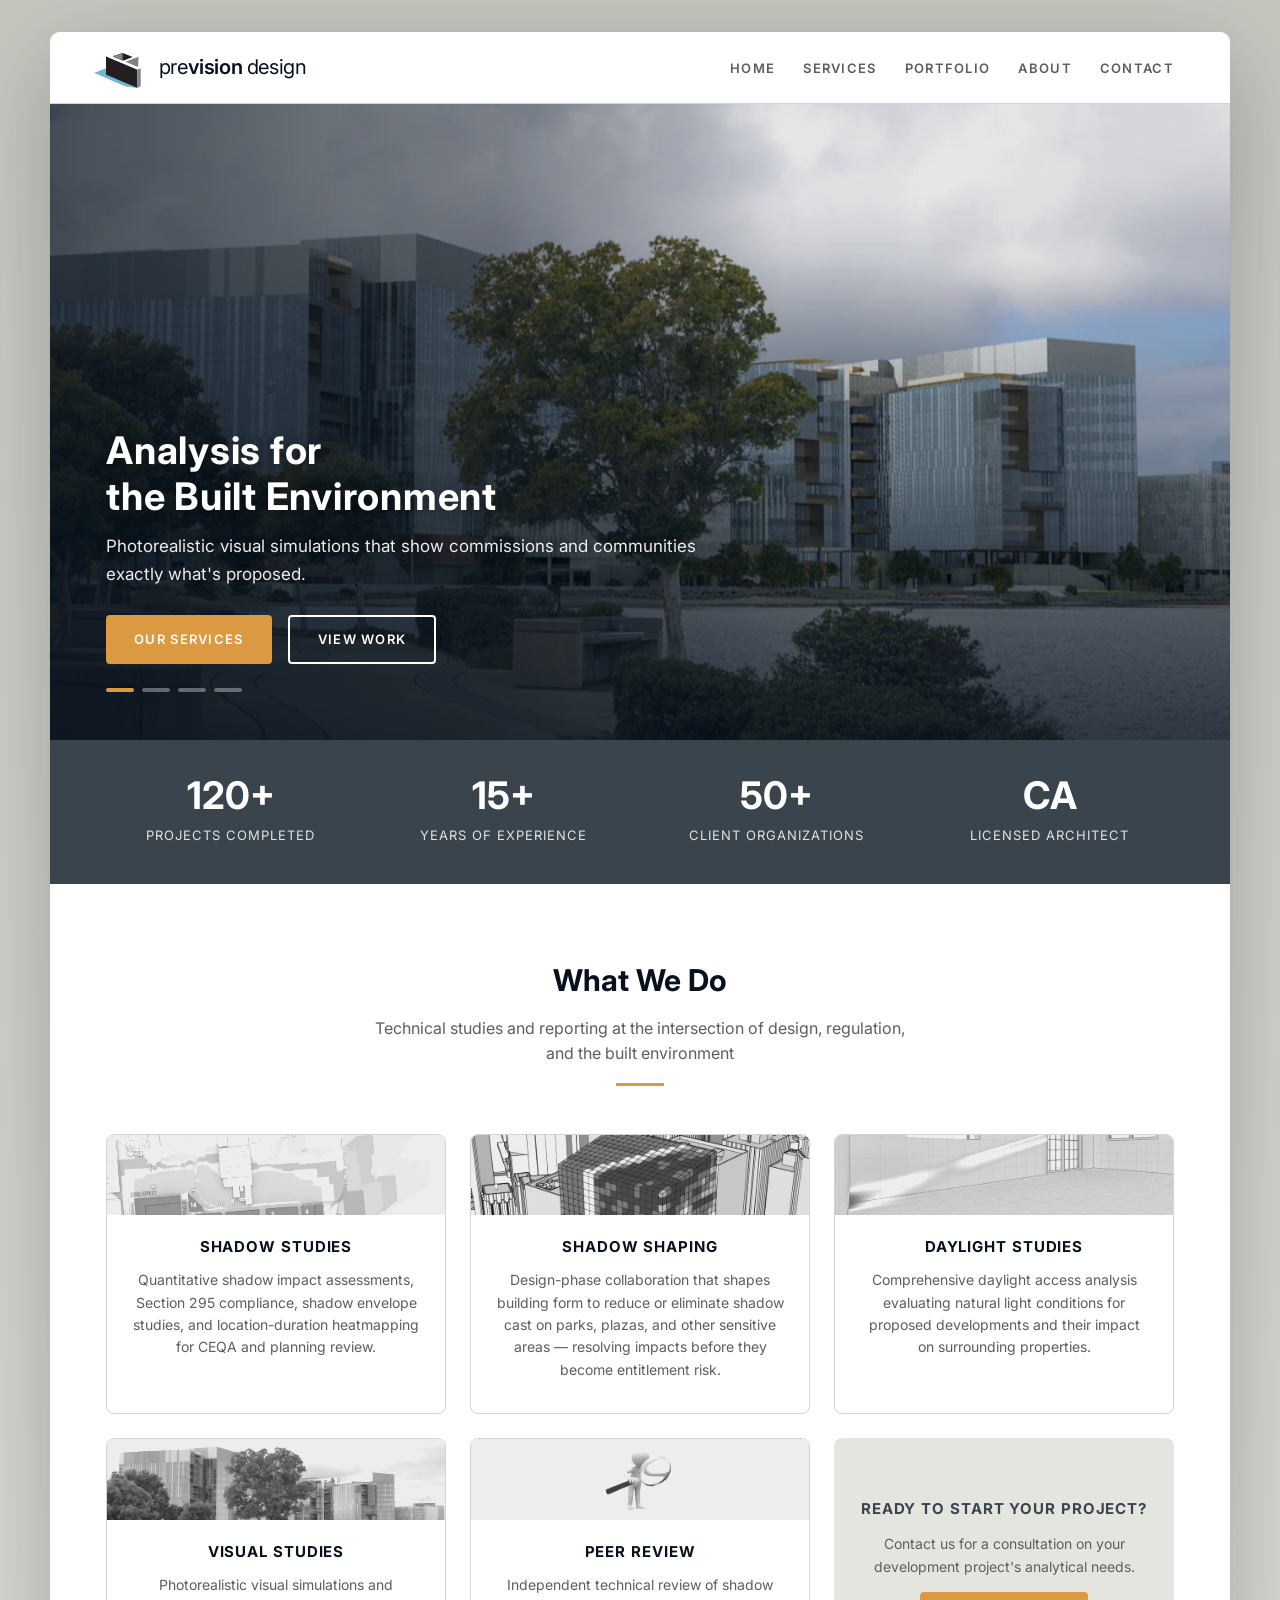
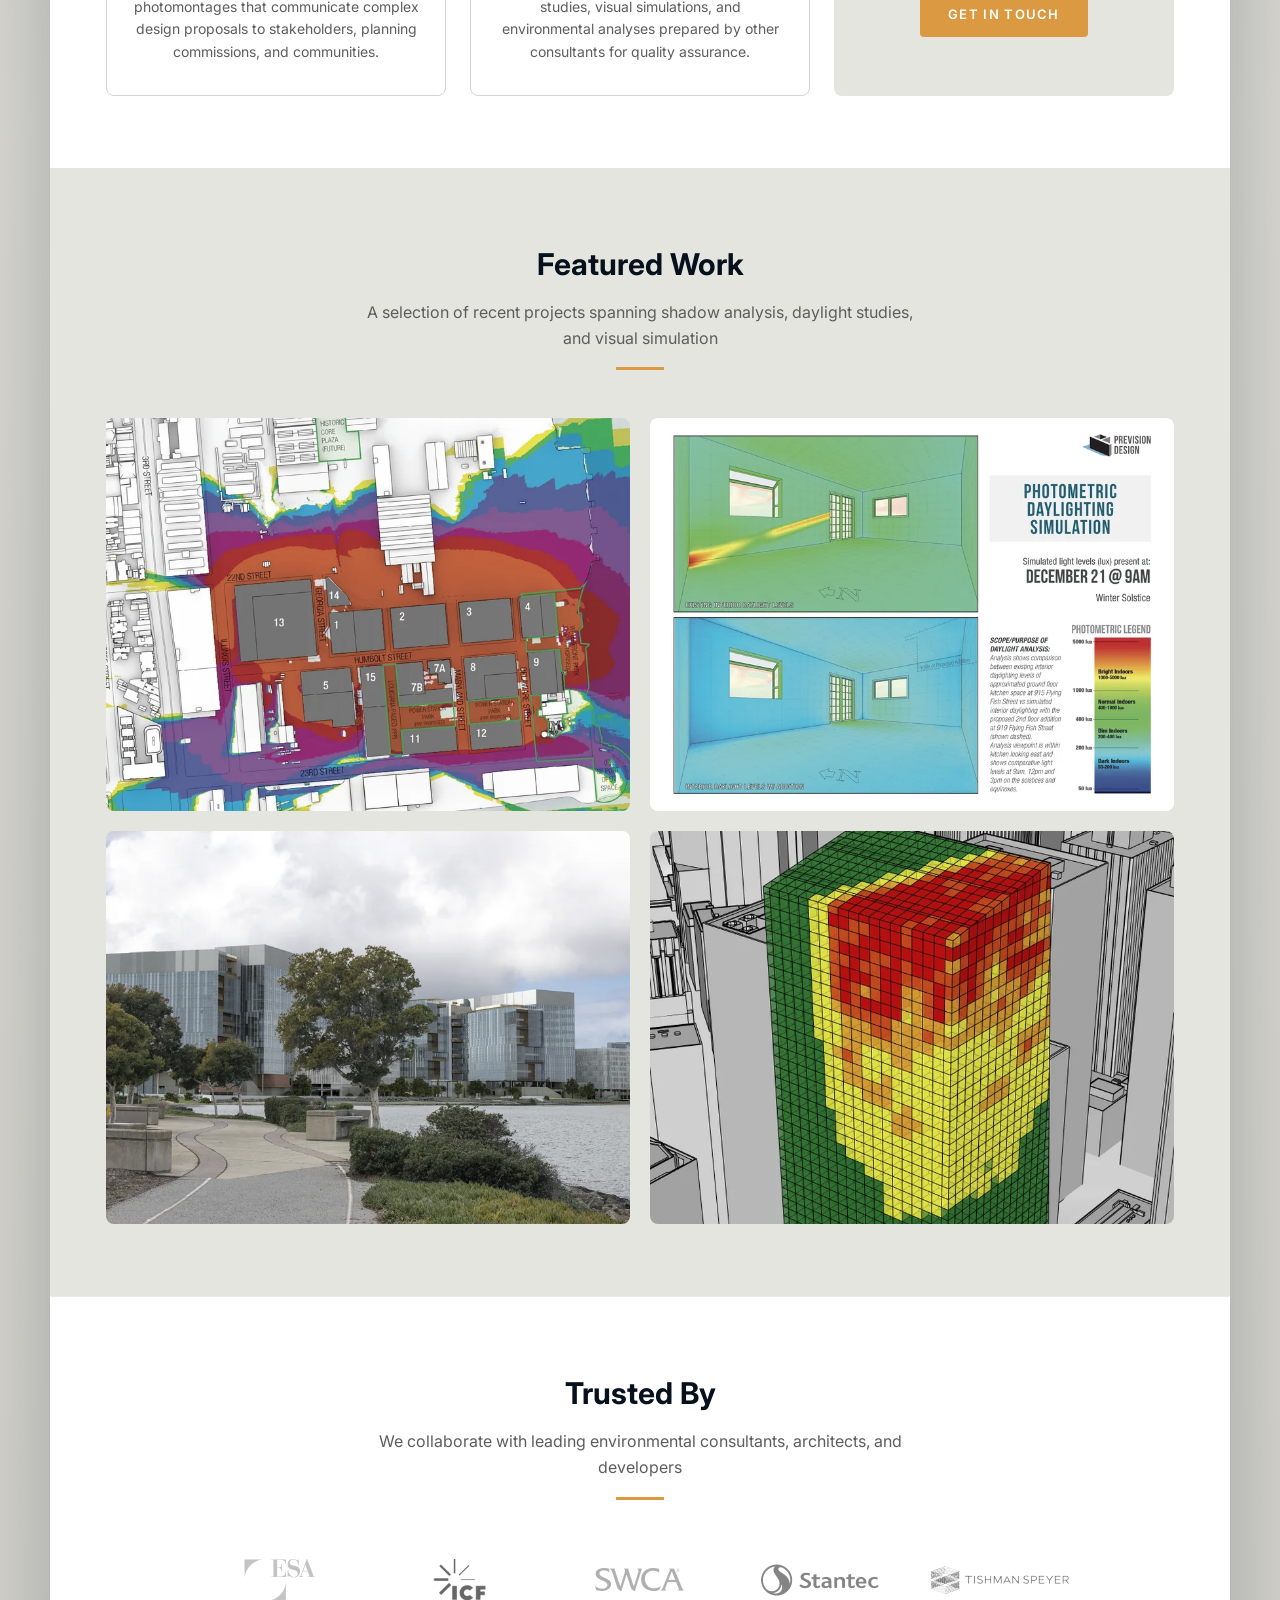
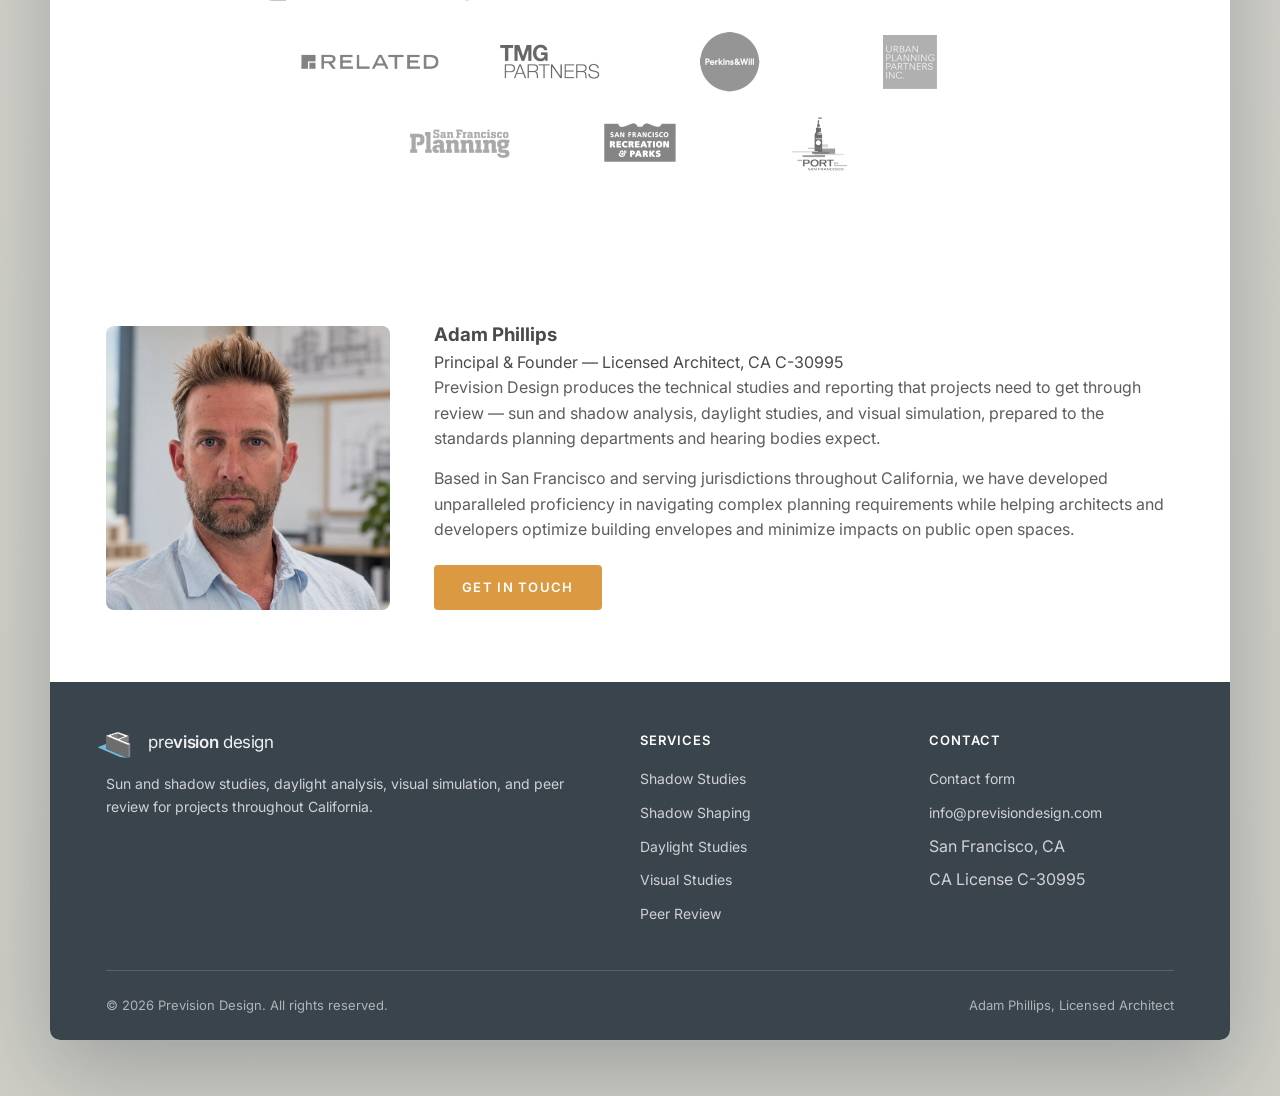
<file: index.html>
<!DOCTYPE html>
<html lang="en">
<head>
  <meta charset="UTF-8">
  <meta name="viewport" content="width=device-width, initial-scale=1.0">
  <title>Prevision Design | Analysis for the Built Environment</title>
  <meta name="description" content="Sun and shadow studies, daylight analysis, visual simulation, and peer review for architects, developers, and planning agencies throughout California.">
  <link rel="canonical" href="https://www.previsiondesign.com/">
  <!-- ico first for older browsers, then the square SVG modern ones prefer. The
       raw logo SVG is 236x188, so it letterboxes in a square tab slot — favicon.svg
       is the squared-up version. -->
  <link rel="icon" href="shared/images/favicon.ico" sizes="32x32">
  <link rel="icon" href="shared/images/favicon.svg" type="image/svg+xml">
  <link rel="apple-touch-icon" href="shared/images/apple-touch-icon.png">

  <meta property="og:type" content="website">
  <meta property="og:site_name" content="Prevision Design">
  <meta property="og:title" content="Prevision Design | Analysis for the Built Environment">
  <meta property="og:description" content="Sun and shadow studies, daylight analysis, visual simulation, and peer review for architects, developers, and planning agencies throughout California.">
  <meta property="og:url" content="https://www.previsiondesign.com/">
  <meta property="og:image" content="https://www.previsiondesign.com/shared/images/og-card.jpg">
  <meta property="og:image:width" content="1200">
  <meta property="og:image:height" content="630">
  <meta property="og:image:alt" content="Visual simulation of a proposed waterfront development">
  <meta name="twitter:card" content="summary_large_image">

  <script type="application/ld+json">
{
  "@context": "https://schema.org",
  "@type": "ProfessionalService",
  "@id": "https://www.previsiondesign.com/#business",
  "name": "Prevision Design",
  "url": "https://www.previsiondesign.com/",
  "image": "https://www.previsiondesign.com/shared/images/og-card.jpg",
  "logo": "https://www.previsiondesign.com/shared/images/icon-512.png",
  "description": "Sun and shadow studies, daylight analysis, visual simulation, and peer review for architects, developers, and planning agencies throughout California.",
  "email": "info@previsiondesign.com",
  "telephone": "+1-415-498-0141",
  "address": {
    "@type": "PostalAddress",
    "addressLocality": "San Francisco",
    "addressRegion": "CA",
    "addressCountry": "US"
  },
  "areaServed": {
    "@type": "State",
    "name": "California"
  },
  "founder": {
    "@type": "Person",
    "name": "Adam Phillips",
    "jobTitle": "Principal & Founder",
    "hasCredential": {
      "@type": "EducationalOccupationalCredential",
      "credentialCategory": "Licensed Architect",
      "identifier": "CA C-30995"
    }
  },
  "knowsAbout": [
    "Shadow studies",
    "Sun and shadow analysis",
    "CEQA shadow analysis",
    "San Francisco Planning Code Section 295",
    "Daylight analysis",
    "Photometric daylighting simulation",
    "Visual simulation",
    "Photomontage",
    "Peer review"
  ],
  "hasOfferCatalog": {
    "@type": "OfferCatalog",
    "name": "Services",
    "itemListElement": [
      {
        "@type": "Offer",
        "itemOffered": {
          "@type": "Service",
          "name": "Shadow Studies",
          "description": "Quantitative shadow impact assessments, Section 295 compliance, shadow envelope studies, and location-duration heatmapping for CEQA and planning review."
        }
      },
      {
        "@type": "Offer",
        "itemOffered": {
          "@type": "Service",
          "name": "Shadow Shaping",
          "description": "Design-phase collaboration that shapes building form to reduce or eliminate shadow cast on parks, plazas, and other sensitive areas."
        }
      },
      {
        "@type": "Offer",
        "itemOffered": {
          "@type": "Service",
          "name": "Daylight Studies",
          "description": "Daylight access analysis evaluating natural light conditions for proposed developments and their impact on surrounding properties."
        }
      },
      {
        "@type": "Offer",
        "itemOffered": {
          "@type": "Service",
          "name": "Visual Studies",
          "description": "Photorealistic visual simulations and photomontages for stakeholders, planning commissions, and communities."
        }
      },
      {
        "@type": "Offer",
        "itemOffered": {
          "@type": "Service",
          "name": "Peer Review",
          "description": "Independent technical review of shadow studies, visual simulations, and environmental analyses prepared by other consultants."
        }
      }
    ]
  }
}
  </script>
  <link rel="preconnect" href="https://fonts.googleapis.com">
  <link href="https://fonts.googleapis.com/css2?family=Inter:wght@400;500;600;700&display=swap" rel="stylesheet">
  <link rel="stylesheet" href="css/styles.css">
</head>
<body>

  <div class="page-frame">

    <!-- HEADER (sticky within the frame) -->
    <header class="site-header">
      <div class="header-inner">
        <a href="index.html" class="logo">
          <span class="logo-lockup">
            <img class="logo-icon" src="shared/images/prevision_icon.svg" alt="Prevision Design">
            <span class="logo-text">pre<span class="vis">vision</span> <span class="lt2">design</span></span>
          </span>
        </a>
        <nav class="main-nav">
          <ul>
            <li><a href="#top">Home</a></li>
            <li><a href="#services">Services</a></li>
            <li><a href="#work">Portfolio</a></li>
            <li><a href="#about">About</a></li>
            <li><a href="contact.html">Contact</a></li>
          </ul>
        </nav>
        <button class="mobile-toggle" aria-label="Menu">
          <span></span><span></span><span></span>
        </button>
      </div>
    </header>

    <!-- HERO: five series, 6s each. Frames inside a series hold for their own
         data-dur (mirrors the _#s in the master filenames). Every series is
         full-bleed per Adam (2026-07-28) — legends and title blocks crop away,
         and the tagline carries the explanation instead. focus-upper shifts
         the crop window up where the subject sits above centre. -->
    <section class="hero" id="top">
      <div class="hero-slides">

        <!-- 1. Visual simulations — Old Bayshore before (2s) / after (4s) -->
        <div class="hero-serie is-active" data-tagline="Photorealistic visual simulations that show commissions and communities exactly what's proposed.">
          <div class="hero-frame" data-dur="2000">
            <img data-src="shared/images/hero/hl01-ob.webp" alt="Old Bayshore — existing conditions">
          </div>
          <!-- data-fade: 2s cross-fade from existing to proposed, per Adam -->
          <div class="hero-frame" data-dur="4000" data-fade="2000">
            <img data-src="shared/images/hero/hl02-ob.webp" alt="Old Bayshore — proposed development, visual simulation">
          </div>
        </div>

        <!-- 2. Sun & shadow studies — Potrero Power Station duration exhibits -->
        <div class="hero-serie kb-b focus-upper" data-tagline="Quantified sun and shadow studies — Section 295 and CEQA-compliant analysis and reporting.">
          <div class="hero-frame" data-dur="1000"><img data-src="shared/images/hero/hl03-ppp.webp" alt="Net new shadow duration study — September"></div>
          <div class="hero-frame" data-dur="1000"><img data-src="shared/images/hero/hl04-ppp.webp" alt="Net new shadow duration study"></div>
          <div class="hero-frame" data-dur="1000"><img data-src="shared/images/hero/hl05-ppp.webp" alt="Net new shadow duration study"></div>
          <div class="hero-frame" data-dur="1000"><img data-src="shared/images/hero/hl06-ppp.webp" alt="Net new shadow duration study"></div>
          <div class="hero-frame" data-dur="1000"><img data-src="shared/images/hero/hl07-ppp.webp" alt="Net new shadow duration study"></div>
          <div class="hero-frame" data-dur="1000"><img data-src="shared/images/hero/hl08-ppp.webp" alt="Net new shadow duration study"></div>
        </div>

        
        <!-- 4. Daylight / interior lighting analysis -->
        <div class="hero-serie kb-c" data-tagline="Daylight and interior lighting analysis for proposed developments and their neighbors.">
          <div class="hero-frame" data-dur="1000"><img data-src="shared/images/hero/hl10-fc.webp" alt="Interior daylight levels — photometric analysis"></div>
          <div class="hero-frame" data-dur="1000"><img data-src="shared/images/hero/hl11-fc.webp" alt="Interior daylight levels — photometric analysis"></div>
          <div class="hero-frame" data-dur="1000"><img data-src="shared/images/hero/hl12-fc.webp" alt="Interior daylight levels — photometric analysis"></div>
          <div class="hero-frame" data-dur="1000"><img data-src="shared/images/hero/hl13-fc.webp" alt="Interior daylight levels — photometric analysis"></div>
          <div class="hero-frame" data-dur="1000"><img data-src="shared/images/hero/hl14-fc.webp" alt="Interior daylight levels — photometric analysis"></div>
          <div class="hero-frame" data-dur="1000"><img data-src="shared/images/hero/hl15-fc.webp" alt="Interior daylight levels — photometric analysis"></div>
        </div>

        <!-- 5. Shadow shaping (placeholder art) — cropped high to keep the hot
             end of the insolation gradient on the tower in frame -->
        <div class="hero-serie kb-d focus-upper" data-tagline="Shadow shaping — building form studied and refined to reduce shadow on parks, plazas, and sensitive areas.">
          <div class="hero-frame" data-dur="6000">
            <img data-src="shared/images/hero/hl16-ss.webp" alt="Building massing studied for solar exposure and shadow reduction">
          </div>
        </div>

      </div>
      <div class="hero-scrim"></div>
      <div class="hero-content">
        <h1>Analysis for<br>the Built Environment</h1>
        <p class="hero-tagline">Photorealistic visual simulations that show commissions and communities exactly what's proposed.</p>
        <div class="hero-actions">
          <a href="#services" class="btn btn-primary">Our Services</a>
          <a href="#work" class="btn btn-outline">View Work</a>
        </div>
        <div class="hero-dots" aria-label="Hero slides"></div>
      </div>
    </section>

    <!-- STATS -->
    <div class="stats-bar">
      <div class="inner">
        <!-- ≤768px only: main.js moves the hero's buttons in here, off the
             image, and puts them back on resize past the breakpoint -->
        <div class="stats-actions" id="stats-actions"></div>
        <div class="stats-grid">
          <!-- short labels at ≤768px, where these two carry the row alone and
               "Client Organizations" wrapped to two lines -->
          <div class="stat-item">
            <span class="stat-number">120+</span>
            <span class="stat-label"><span class="lbl-long">Projects Completed</span><span class="lbl-short">Projects</span></span>
          </div>
          <!-- hidden at ≤768px, where only two stats are shown on one line -->
          <div class="stat-item">
            <span class="stat-number">15+</span>
            <span class="stat-label">Years of Experience</span>
          </div>
          <div class="stat-item">
            <span class="stat-number">50+</span>
            <span class="stat-label"><span class="lbl-long">Client Organizations</span><span class="lbl-short">Clients</span></span>
          </div>
          <div class="stat-item">
            <span class="stat-number">CA</span>
            <span class="stat-label">Licensed Architect</span>
          </div>
        </div>
      </div>
    </div>

    <!-- SERVICES -->
    <section id="services">
      <div class="inner">
        <div class="section-header">
          <h2>What We Do</h2>
          <p>Technical studies and reporting at the intersection of design, regulation, and the built environment</p>
          <div class="accent-line"></div>
        </div>
        <div class="services-grid">

          <div class="service-card">
            <div class="service-shot">
              <img src="shared/images/disciplines/shadow-studies.webp" alt="Shadow duration study — net new shadow mapped across a project site" loading="lazy" decoding="async">
            </div>
            <h3>Shadow Studies</h3>
            <p>Quantitative shadow impact assessments, Section 295 compliance, shadow envelope studies, and location-duration heatmapping for CEQA and planning review.</p>
          </div>

          <div class="service-card">
            <div class="service-shot">
              <img src="shared/images/disciplines/shadow-shaping.webp" alt="Building massing colour-mapped by solar exposure during form studies" loading="lazy" decoding="async">
            </div>
            <h3>Shadow Shaping</h3>
            <p>Design-phase collaboration that shapes building form to reduce or eliminate shadow cast on parks, plazas, and other sensitive areas &mdash; resolving impacts before they become entitlement risk.</p>
          </div>

          <div class="service-card">
            <div class="service-shot">
              <img src="shared/images/disciplines/daylight-studies.webp" alt="Photometric daylight analysis of an interior, showing a sunlight shaft" loading="lazy" decoding="async">
            </div>
            <h3>Daylight Studies</h3>
            <p>Comprehensive daylight access analysis evaluating natural light conditions for proposed developments and their impact on surrounding properties.</p>
          </div>

          <div class="service-card">
            <div class="service-shot">
              <img src="shared/images/disciplines/visual-studies.webp" alt="Photorealistic visual simulation of a proposed waterfront development" loading="lazy" decoding="async">
            </div>
            <h3>Visual Studies</h3>
            <p>Photorealistic visual simulations and photomontages that communicate complex design proposals to stakeholders, planning commissions, and communities.</p>
          </div>

          <div class="service-card">
            <div class="service-shot">
              <img src="shared/images/disciplines/peer-review.webp" alt="Independent technical review of another consultant’s analysis" loading="lazy" decoding="async">
            </div>
            <h3>Peer Review</h3>
            <p>Independent technical review of shadow studies, visual simulations, and environmental analyses prepared by other consultants for quality assurance.</p>
          </div>

          <div class="service-card service-cta">
            <h3>Ready to start your project?</h3>
            <p>Contact us for a consultation on your development project's analytical needs.</p>
            <a href="contact.html" class="btn btn-primary">Get in Touch</a>
          </div>

        </div>
      </div>
    </section>

    <!-- FEATURED PROJECTS -->
    <section class="work-section" id="work">
      <div class="inner">
        <div class="section-header">
          <h2>Featured Work</h2>
          <p>A selection of recent projects spanning shadow analysis, daylight studies, and visual simulation</p>
          <div class="accent-line"></div>
        </div>
        <div class="projects-grid">

          <div class="project-card"
            data-frames="ppp-01.webp,ppp-02.webp,ppp-03.webp,ppp-04.webp,ppp-05.webp,ppp-06.webp,ppp-07.webp,ppp-08.webp,ppp-09.webp,ppp-10.webp,ppp-11.webp,ppp-12.webp,ppp-13.webp,ppp-14.webp,ppp-15.webp,ppp-16.webp,ppp-17.webp,ppp-18.webp,ppp-19.webp,ppp-20.webp,ppp-21.webp,ppp-22.webp,ppp-23.webp,ppp-24.webp,ppp-25.webp,ppp-26.webp,ppp-27.webp">
            <img src="shared/images/work/ppp-main.webp" alt="Net new shadow duration mapped across the Potrero Power Station site" loading="lazy" decoding="async">
            <div class="overlay">
              <span class="badge badge-shadow">Shadow Study</span>
              <h4>Potrero Power Plant, San Francisco</h4>
            </div>
          </div>

          
          <div class="project-card"
            data-frames="fc-01.webp,fc-02.webp,fc-03.webp,fc-04.webp,fc-05.webp,fc-06.webp,fc-07.webp,fc-08.webp,fc-09.webp,fc-10.webp,fc-11.webp,fc-12.webp">
            <img src="shared/images/work/fc-main.webp" alt="Photometric daylighting simulation of interior light levels" loading="lazy" decoding="async">
            <div class="overlay">
              <span class="badge badge-daylight">Daylight Study</span>
              <h4>Foster City, California</h4>
            </div>
          </div>

          <div class="project-card"
            data-frames="ob-01.webp,ob-02.webp,ob-03.webp,ob-04.webp,ob-05.webp,ob-06.webp,ob-07.webp,ob-08.webp"
            data-holds="1500,2500,1500,2500,1500,2500,1500,2500"
            data-fade="1000">
            <img src="shared/images/work/ob-main.webp" alt="Visual simulation of the proposed Old Bayshore development" loading="lazy" decoding="async">
            <div class="overlay">
              <span class="badge badge-visual">Visual Simulation</span>
              <h4>Old Bayshore, Burlingame</h4>
            </div>
          </div>

          
          <div class="project-card">
            <img src="shared/images/work/ss-main.webp" alt="Building massing colour-mapped by solar exposure during form studies" loading="lazy" decoding="async">
            <div class="overlay">
              <span class="badge badge-shadow">Shadow Shaping</span>
              <h4>Shadow Shaping Study</h4>
            </div>
          </div>

        </div>
      </div>
    </section>

    <!-- CLIENTS -->
    <section class="clients-section">
      <div class="inner">
        <div class="section-header">
          <h2>Trusted By</h2>
          <p>We collaborate with leading environmental consultants, architects, and developers</p>
          <div class="accent-line"></div>
        </div>
        <div class="clients-grid">
          <div class="clients-row">
            <img class="client-logo" src="shared/images/clients/esa.webp" alt="ESA" width="140" height="64" loading="lazy" decoding="async">
            <img class="client-logo" src="shared/images/clients/icf.webp" alt="ICF" width="140" height="64" loading="lazy" decoding="async">
            <img class="client-logo" src="shared/images/clients/swca.webp" alt="SWCA" width="140" height="64" loading="lazy" decoding="async">
            <img class="client-logo" src="shared/images/clients/stantec.webp" alt="Stantec" width="140" height="64" loading="lazy" decoding="async">
            <img class="client-logo" src="shared/images/clients/tishman-speyer.webp" alt="Tishman Speyer" width="140" height="64" loading="lazy" decoding="async">
          </div>
          <div class="clients-row">
            <img class="client-logo" src="shared/images/clients/related-california.webp" alt="Related California" width="140" height="64" loading="lazy" decoding="async">
            <img class="client-logo" src="shared/images/clients/tmg-partners.webp" alt="TMG Partners" width="140" height="64" loading="lazy" decoding="async">
            <img class="client-logo" src="shared/images/clients/perkins-will.webp" alt="Perkins&amp;Will" width="140" height="64" loading="lazy" decoding="async">
            <img class="client-logo" src="shared/images/clients/urban-planning-partners.webp" alt="Urban Planning Partners" width="140" height="64" loading="lazy" decoding="async">
          </div>
          <div class="clients-row">
            <img class="client-logo" src="shared/images/clients/sf-planning.webp" alt="San Francisco Planning Department" width="140" height="64" loading="lazy" decoding="async">
            <img class="client-logo" src="shared/images/clients/sf-rec-parks.webp" alt="San Francisco Recreation &amp; Parks" width="140" height="64" loading="lazy" decoding="async">
            <img class="client-logo" src="shared/images/clients/port-of-sf.webp" alt="Port of San Francisco" width="140" height="64" loading="lazy" decoding="async">
          </div>
        </div>
      </div>
    </section>

    <!-- ABOUT PREVIEW -->
    <section id="about">
      <div class="inner">
        <div class="about-preview">
          <div class="about-photo">
            <img src="shared/images/adam_phillips.jpg" alt="Adam Phillips, Principal">
          </div>
          <div class="about-head">
            <h3>Adam Phillips</h3>
            <div class="title">Principal &amp; Founder &mdash; Licensed Architect, CA C-30995</div>
          </div>
          <div class="about-text">
            <p>Prevision Design produces the technical studies and reporting that projects need to get through review &mdash; sun and shadow analysis, daylight studies, and visual simulation, prepared to the standards planning departments and hearing bodies expect.</p>
            <p>Based in San Francisco and serving jurisdictions throughout California, we have developed unparalleled proficiency in navigating complex planning requirements while helping architects and developers optimize building envelopes and minimize impacts on public open spaces.</p>
            <a href="contact.html" class="btn btn-primary" style="margin-top:8px;">Get in Touch</a>
          </div>
        </div>
      </div>
    </section>

    <!-- FOOTER -->
    <footer class="site-footer">
      <div class="inner">
        <div class="footer-grid">
          <div class="footer-brand">
            <span class="logo-lockup">
              <img class="logo-icon" src="shared/images/prevision_icon_reverse.svg" alt="Prevision Design">
              <span class="logo-text">pre<span class="vis">vision</span> <span class="lt2">design</span></span>
            </span>
            <p>Sun and shadow studies, daylight analysis, visual simulation, and peer review for projects throughout California.</p>
          </div>
          <div class="footer-col">
            <h4>Services</h4>
            <ul>
              <li><a href="#services">Shadow Studies</a></li>
              <li><a href="#services">Shadow Shaping</a></li>
              <li><a href="#services">Daylight Studies</a></li>
              <li><a href="#services">Visual Studies</a></li>
              <li><a href="#services">Peer Review</a></li>
            </ul>
          </div>
          <div class="footer-col">
            <h4>Contact</h4>
            <ul>
              <li><a href="contact.html">Contact form</a></li>
              <li><a href="mailto:info@previsiondesign.com">info@previsiondesign.com</a></li>
              <li>San Francisco, CA</li>
              <li>CA License C-30995</li>
            </ul>
          </div>
        </div>
        <div class="footer-bottom">
          <span>&copy; 2026 Prevision Design. All rights reserved.</span>
          <span>Adam Phillips, Licensed Architect</span>
        </div>
      </div>
    </footer>

  </div><!-- /page-frame -->

  <script src="js/main.js"></script>
</body>
</html>
</file>
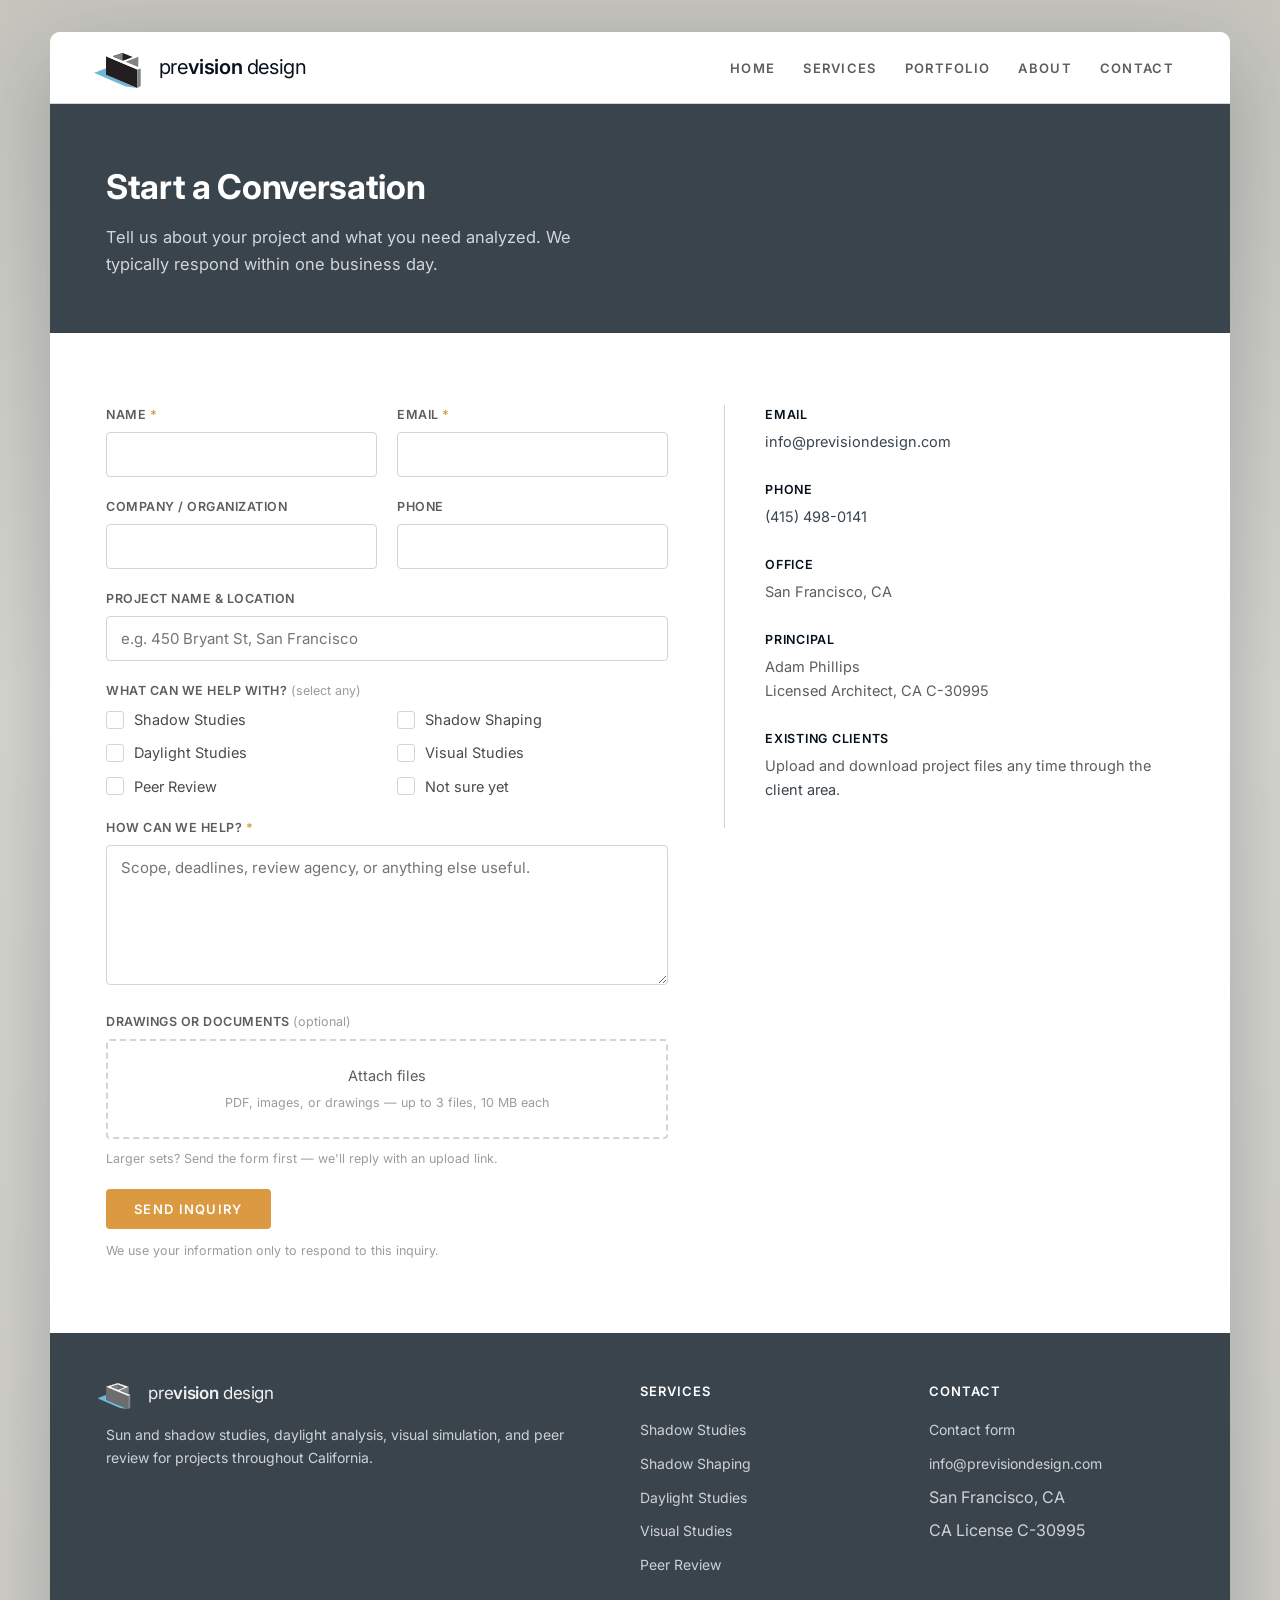
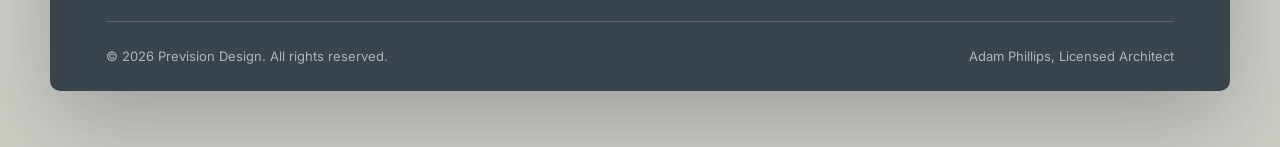
<file: contact.html>
<!DOCTYPE html>
<html lang="en">
<head>
  <meta charset="UTF-8">
  <meta name="viewport" content="width=device-width, initial-scale=1.0">
  <title>Contact | Prevision Design</title>
  <meta name="description" content="Start a conversation with Prevision Design about shadow studies, shadow shaping, daylight analysis, visual simulation, or peer review.">
  <link rel="canonical" href="https://www.previsiondesign.com/contact.html">
  <!-- ico first for older browsers, then the square SVG modern ones prefer. The
       raw logo SVG is 236x188, so it letterboxes in a square tab slot — favicon.svg
       is the squared-up version. -->
  <link rel="icon" href="shared/images/favicon.ico" sizes="32x32">
  <link rel="icon" href="shared/images/favicon.svg" type="image/svg+xml">
  <link rel="apple-touch-icon" href="shared/images/apple-touch-icon.png">

  <meta property="og:type" content="website">
  <meta property="og:site_name" content="Prevision Design">
  <meta property="og:title" content="Contact | Prevision Design">
  <meta property="og:description" content="Start a conversation with Prevision Design about shadow studies, shadow shaping, daylight analysis, visual simulation, or peer review.">
  <meta property="og:url" content="https://www.previsiondesign.com/contact.html">
  <meta property="og:image" content="https://www.previsiondesign.com/shared/images/og-card.jpg">
  <meta property="og:image:width" content="1200">
  <meta property="og:image:height" content="630">
  <meta property="og:image:alt" content="Visual simulation of a proposed waterfront development">
  <meta name="twitter:card" content="summary_large_image">
  <link rel="preconnect" href="https://fonts.googleapis.com">
  <link href="https://fonts.googleapis.com/css2?family=Inter:wght@400;500;600;700&display=swap" rel="stylesheet">
  <link rel="stylesheet" href="css/styles.css">
</head>
<body>

  <div class="page-frame">

    <!-- HEADER -->
    <header class="site-header">
      <div class="header-inner">
        <a href="index.html" class="logo">
          <span class="logo-lockup">
            <img class="logo-icon" src="shared/images/prevision_icon.svg" alt="Prevision Design">
            <span class="logo-text">pre<span class="vis">vision</span> <span class="lt2">design</span></span>
          </span>
        </a>
        <nav class="main-nav">
          <ul>
            <li><a href="index.html">Home</a></li>
            <li><a href="index.html#services">Services</a></li>
            <li><a href="index.html#work">Portfolio</a></li>
            <li><a href="index.html#about">About</a></li>
            <li><a href="contact.html" class="active">Contact</a></li>
          </ul>
        </nav>
        <button class="mobile-toggle" aria-label="Menu">
          <span></span><span></span><span></span>
        </button>
      </div>
    </header>

    <!-- PAGE HERO -->
    <div class="page-hero">
      <div class="inner">
        <h1>Start a Conversation</h1>
        <p>Tell us about your project and what you need analyzed. We typically respond within one business day.</p>
      </div>
    </div>

    <!-- CONTACT -->
    <section>
      <div class="inner">
        <div class="contact-grid">

          <!-- FORM -->
          <div>
            <form id="contact-form" novalidate>
              <div class="field-row">
                <div class="field">
                  <label for="name">Name <span class="req">*</span></label>
                  <input type="text" id="name" name="name" autocomplete="name" required>
                </div>
                <div class="field">
                  <label for="email">Email <span class="req">*</span></label>
                  <input type="email" id="email" name="email" autocomplete="email" required>
                </div>
              </div>

              <div class="field-row">
                <div class="field">
                  <label for="company">Company / Organization</label>
                  <input type="text" id="company" name="company" autocomplete="organization">
                </div>
                <div class="field">
                  <label for="phone">Phone</label>
                  <input type="tel" id="phone" name="phone" autocomplete="tel">
                </div>
              </div>

              <div class="field">
                <label for="project">Project name &amp; location</label>
                <input type="text" id="project" name="project" placeholder="e.g. 450 Bryant St, San Francisco">
              </div>

              <fieldset class="field">
                <legend>What can we help with? <span class="hint-inline">(select any)</span></legend>
                <div class="check-grid">
                  <label class="check"><input type="checkbox" name="services" value="Shadow Studies"><span>Shadow Studies</span></label>
                  <label class="check"><input type="checkbox" name="services" value="Shadow Shaping"><span>Shadow Shaping</span></label>
                  <label class="check"><input type="checkbox" name="services" value="Daylight Studies"><span>Daylight Studies</span></label>
                  <label class="check"><input type="checkbox" name="services" value="Visual Studies"><span>Visual Studies</span></label>
                  <label class="check"><input type="checkbox" name="services" value="Peer Review"><span>Peer Review</span></label>
                  <label class="check"><input type="checkbox" name="services" value="Not sure yet"><span>Not sure yet</span></label>
                </div>
              </fieldset>

              <div class="field">
                <label for="message">How can we help? <span class="req">*</span></label>
                <textarea id="message" name="message" rows="6" required placeholder="Scope, deadlines, review agency, or anything else useful."></textarea>
              </div>

              <div class="field">
                <label for="files">Drawings or documents <span class="hint-inline">(optional)</span></label>
                <div class="file-drop" id="file-drop" tabindex="0">
                  <span class="fd-label">Attach files<br><em>PDF, images, or drawings &mdash; up to 3 files, 10&nbsp;MB each</em></span>
                  <input type="file" id="files" name="files" multiple hidden
                         accept=".pdf,.jpg,.jpeg,.png,.tif,.tiff,.dwg,.dxf,.zip,.doc,.docx">
                </div>
                <!-- ≤768px the drop zone collapses to a button, so the limits
                     move out here rather than being lost (the em above is
                     hidden at that width) -->
                <p class="fd-note">PDF, images, or drawings &mdash; up to 3 files, 10&nbsp;MB each</p>
                <ul class="attach-list" id="attach-list"></ul>
                <p class="attach-hint">Larger sets? Send the form first &mdash; we'll reply with an upload link.</p>
              </div>

              <!-- spam trap: hidden from people, tempting to bots -->
              <div class="field hp" aria-hidden="true">
                <label for="website">Website</label>
                <input type="text" id="website" name="website" tabindex="-1" autocomplete="off">
              </div>

              <p class="form-error" id="form-error" hidden></p>

              <button type="submit" class="btn btn-primary" id="submit-btn">Send Inquiry</button>
              <p class="form-fineprint">We use your information only to respond to this inquiry.</p>
            </form>

            <div class="form-success" id="form-success" hidden>
              <h3>Thank you &mdash; your inquiry is on its way.</h3>
              <p id="success-detail">We'll follow up at the email you provided, usually within one business day.</p>
              <p class="demo-note" id="demo-note" hidden>We couldn't send that just now &mdash; please email <a href="mailto:info@previsiondesign.com">info@previsiondesign.com</a> and we'll pick it up right away.</p>
            </div>
          </div>

          <!-- INFO -->
          <aside class="contact-info">
            <div class="info-block">
              <h4>Email</h4>
              <p><a href="mailto:info@previsiondesign.com">info@previsiondesign.com</a></p>
            </div>
            <div class="info-block">
              <h4>Phone</h4>
              <p><a href="tel:+14154980141">(415) 498-0141</a></p>
            </div>
            <div class="info-block">
              <h4>Office</h4>
              <p>San Francisco, CA</p>
            </div>
            <div class="info-block">
              <h4>Principal</h4>
              <p>Adam Phillips<br>Licensed Architect, CA C-30995</p>
            </div>
            <div class="info-block">
              <h4>Existing clients</h4>
              <p>Upload and download project files any time through the
                <a href="https://clients.previsiondesign.com">client area</a>.</p>
            </div>
          </aside>

        </div>
      </div>
    </section>

    <!-- FOOTER -->
    <footer class="site-footer">
      <div class="inner">
        <div class="footer-grid">
          <div class="footer-brand">
            <span class="logo-lockup">
              <img class="logo-icon" src="shared/images/prevision_icon_reverse.svg" alt="Prevision Design">
              <span class="logo-text">pre<span class="vis">vision</span> <span class="lt2">design</span></span>
            </span>
            <p>Sun and shadow studies, daylight analysis, visual simulation, and peer review for projects throughout California.</p>
          </div>
          <div class="footer-col">
            <h4>Services</h4>
            <ul>
              <li><a href="index.html#services">Shadow Studies</a></li>
              <li><a href="index.html#services">Shadow Shaping</a></li>
              <li><a href="index.html#services">Daylight Studies</a></li>
              <li><a href="index.html#services">Visual Studies</a></li>
              <li><a href="index.html#services">Peer Review</a></li>
            </ul>
          </div>
          <div class="footer-col">
            <h4>Contact</h4>
            <ul>
              <li><a href="contact.html">Contact form</a></li>
              <li><a href="mailto:info@previsiondesign.com">info@previsiondesign.com</a></li>
              <li>San Francisco, CA</li>
              <li>CA License C-30995</li>
            </ul>
          </div>
        </div>
        <div class="footer-bottom">
          <span>&copy; 2026 Prevision Design. All rights reserved.</span>
          <span>Adam Phillips, Licensed Architect</span>
        </div>
      </div>
    </footer>

  </div><!-- /page-frame -->

  <script src="js/main.js"></script>
</body>
</html>
</file>
<file: css/styles.css>
/* ============================================
   Prevision Design - B2 Type — Business (Autumn palette, Boxed Canvas)
   Contained layout — the page sits on a centered
   white sheet over a gray backdrop; never full width
   on desktop.
   ============================================ */

:root {
  --blue: #39444D;
  --blue-dark: #07111D;
  --blue-light: #5D6A75;
  --orange: #DB9941;
  --orange-light: #E8B46E;
  --dark: #07111D;          /* headings / type only */
  --surface-dark: #39444D;  /* dark page surfaces: footer, inner-page hero */
  --gray-900: #2d2d2d;
  --gray-700: #4a4a4a;
  --gray-600: #5D5D5D;
  --gray-400: #9C9C9C;
  --gray-200: #d4d4d4;
  --gray-100: #ececec;
  --light: #E5E5DF;
  --white: #ffffff;
  --font-heading: 'Inter', sans-serif;
  --font-body: 'Inter', sans-serif;
  --frame-width: 1180px;
  --frame-pad: 56px;
  --header-height: 72px;
}

*, *::before, *::after { box-sizing: border-box; margin: 0; padding: 0; }

html { scroll-behavior: smooth; }

body {
  font-family: var(--font-body);
  font-size: 16px;
  line-height: 1.6;
  color: var(--gray-700);
  /* visible backdrop behind the boxed page */
  background: linear-gradient(180deg, #c6c5be 0%, #d9d8d2 40%, #cfcec7 100%);
  min-height: 100vh;
}

img { max-width: 100%; height: auto; display: block; }
a { color: var(--blue); text-decoration: none; transition: color 0.2s; }
a:hover { color: var(--orange); }

.pv-logo { display: block; }

/* ---- PAGE FRAME ---- */
.page-frame {
  max-width: var(--frame-width);
  margin: 32px auto 56px;
  background: var(--white);
  border-radius: 10px;
  box-shadow: 0 30px 90px rgba(26,38,52,0.28);
  overflow: clip; /* keeps rounded corners; allows position:sticky inside */
}

/* inner gutter used by every band inside the frame */
.inner { padding: 0 var(--frame-pad); }

/* The header is sticky, so an anchor jump would otherwise tuck the section
   heading underneath it. Exactly the header height, no more: any extra leaves a
   sliver of the previous section showing in the gap, and the section's own
   padding already sets the heading down from the header. */
#top, #services, #work, #about {
  scroll-margin-top: var(--header-height);
}

/* ---- HEADER ---- */
.site-header {
  position: sticky;
  top: 0;
  height: var(--header-height);
  background: rgba(255,255,255,0.96);
  backdrop-filter: blur(6px);
  border-bottom: 1px solid var(--gray-200);
  z-index: 1000;
  transition: box-shadow 0.3s;
}

.site-header.scrolled { box-shadow: 0 2px 20px rgba(0,0,0,0.08); }

.header-inner {
  padding: 0 var(--frame-pad);
  height: 100%;
  display: flex;
  align-items: center;
  justify-content: space-between;
}

.logo .pv-logo { height: 32px; width: auto; }

.main-nav ul {
  list-style: none;
  display: flex;
  gap: 28px;
}

.main-nav a {
  font-family: var(--font-heading);
  font-size: 13px;
  font-weight: 600;
  text-transform: uppercase;
  letter-spacing: 0.1em;
  color: var(--gray-600);
  padding: 4px 0;
  border-bottom: 2px solid transparent;
  transition: color 0.2s, border-color 0.2s;
}

.main-nav a:hover { color: var(--blue); border-bottom-color: var(--blue); }

.mobile-toggle {
  display: none;
  background: none;
  border: none;
  cursor: pointer;
  padding: 8px;
}

.mobile-toggle span {
  display: block;
  width: 24px;
  height: 2px;
  background: var(--gray-700);
  margin: 6px 0;
  transition: transform 0.3s, opacity 0.3s;
}

.mobile-toggle.open span:nth-child(1) { transform: rotate(45deg) translate(5px, 6px); }
.mobile-toggle.open span:nth-child(2) { opacity: 0; }
.mobile-toggle.open span:nth-child(3) { transform: rotate(-45deg) translate(5px, -6px); }

/* ---- HERO ---- */
.hero {
  position: relative;
  height: 500px;
  overflow: hidden;
}

/* Desktop: grow the hero so the stats bar very nearly fills the fold. 264px is
   everything else above it — 32px frame margin, 72px header, the 144px stats bar
   (36px padding each side of a 72px grid) — plus a deliberate 16px so a sliver of
   the white section below shows rather than the dark band stopping dead on the
   viewport edge. Clamped so a short laptop keeps today's 500px and a very tall
   screen does not get an absurd hero. Only above 1024px: below that the stats
   grid wraps to two rows and the 264 no longer holds. The headline block is
   anchored bottom-left, so it keeps its offset from that corner as this grows. */
@media (min-width: 1025px) {
  .hero { height: clamp(500px, calc(100vh - 264px), 940px); }
}

/* isolate: the cross-fade raises each incoming series' z-index, and without a
   stacking context here those values would escape and paint the imagery over
   the scrim and the headline block. */
.hero-slides {
  position: absolute;
  inset: 0;
  isolation: isolate;
  background: var(--surface-dark);
}

/* a series = one 6s slot (e.g. a before/after pair, or a 6-frame study) */
.hero-serie {
  position: absolute;
  inset: 0;
  opacity: 0;
  transition: opacity 1s ease;
}

.hero-serie.is-active { opacity: 1; }

/* Frames inside a series cross-fade on their own hold times. Both series and
   frames fade IN on top of whatever is already showing (JS raises z-index and
   holds the outgoing layer opaque underneath until the fade finishes), so a
   transition never dips through the background the way two simultaneous
   opacity ramps would. --fade is set per frame from its predecessor's hold. */
.hero-frame {
  position: absolute;
  inset: 0;
  opacity: 0;
  transition: opacity var(--fade, 600ms) ease;
}

.hero-frame.is-shown { opacity: 1; }

.hero-frame img,
.hero-frame video {
  position: absolute;
  inset: 0;
  width: 100%;
  height: 100%;
  object-fit: cover;
  object-position: center var(--focus, 50%);
}

/* Exhibits whose subject sits above centre — the shadow plume on the duration
   maps, the insolation gradient up the tower — crop from higher up so the
   full-bleed window lands on the analysis rather than the surrounding site. */
.hero-serie.focus-upper { --focus: 42%; }

/* Ken Burns. Applied to the series, not the individual frames, so the six
   shadow-duration steps stay registered with each other as they cross-fade —
   drifting them independently would make the same base map jitter. JS restarts
   the animation on each show(). It runs 9s against a 6s series so it is still
   moving through the 1s hand-off and never snaps back on screen.

   Scale stays under the 1.52x headroom the 1800px masters have over a 1180px
   hero, so nothing softens. Drift is capped well inside the overflow the scale
   creates ((S-1)/2 per side), so no edge can ever pull into frame. */
.hero-serie {
  animation: kb-drift-a 9s ease-out both;
  animation-play-state: paused;   /* only the visible series drifts */
}

.hero-serie.is-active { animation-play-state: running; }
/* by class, not :nth-child — position-based selectors shifted every series'
   drift whenever one was hidden or added */
.hero-serie.kb-b { animation-name: kb-drift-b; }
.hero-serie.kb-c { animation-name: kb-drift-c; }
.hero-serie.kb-d { animation-name: kb-drift-d; }
.hero-serie.is-video { animation: none; }   /* the footage already moves */

@keyframes kb-drift-a {   /* push in, drifting right and down */
  from { transform: scale(1.08) translate(-1.4%, -0.7%); }
  to   { transform: scale(1.16) translate(1.2%, 0.6%); }
}
@keyframes kb-drift-b {   /* pull back off the site, drifting left */
  from { transform: scale(1.16) translate(1.2%, 0.7%); }
  to   { transform: scale(1.08) translate(-1.2%, -0.5%); }
}
@keyframes kb-drift-c {   /* push in, drifting left and down */
  from { transform: scale(1.08) translate(1.4%, -0.6%); }
  to   { transform: scale(1.16) translate(-1.2%, 0.7%); }
}
@keyframes kb-drift-d {   /* push in, rising up the tower */
  from { transform: scale(1.08) translate(0, 1.0%); }
  to   { transform: scale(1.18) translate(0, -0.9%); }
}

@media (prefers-reduced-motion: reduce) {
  .hero-serie { animation: none; }
  .hero-serie,
  .hero-frame { transition: none; }
}

/* min-height reserves the tallest tagline so rotating copy never shifts the
   buttons underneath it. */
.hero p.hero-tagline {
  min-height: 3.4em;
  transition: opacity 0.4s ease;
}

.hero-tagline.is-fading { opacity: 0; }

.hero-dots { display: flex; gap: 8px; margin-top: 24px; }

.hero-dot {
  width: 28px;
  height: 4px;
  border: none;
  border-radius: 2px;
  padding: 0;
  background: rgba(255,255,255,0.35);
  cursor: pointer;
  transition: background 0.2s;
}

.hero-dot.is-active { background: var(--orange); }

/* Two layers: a wash down the left where the headline block sits, plus the
   bottom fade. The wash is what makes white type hold up over the light
   exhibits (shadow maps are near-white paper) without muddying the imagery on
   the right, which a single stronger vertical gradient would do. */
/* inset -2px, not 0: the Ken Burns transform puts each series on its own
   compositing layer, whose clip against .hero's overflow rounds outward to whole
   device pixels — so at inset 0 a 1px row of undimmed image bled through along
   the bottom edge. Overhanging the clip box covers it; .hero clips the excess. */
.hero-scrim {
  position: absolute;
  inset: -2px;
  background:
    linear-gradient(90deg, rgba(7,17,29,0.72) 0%, rgba(7,17,29,0.45) 38%, rgba(7,17,29,0) 62%),
    linear-gradient(180deg, rgba(7,17,29,0.10) 25%, rgba(7,17,29,0.78) 100%);
  transition: background 0.6s ease;
}

.hero-content {
  position: absolute;
  left: 0; right: 0; bottom: 0;
  padding: 0 var(--frame-pad) 48px;
  color: var(--white);
}

.hero h1 {
  font-family: var(--font-heading);
  font-size: 38px;
  font-weight: 700;
  line-height: 1.2;
  margin-bottom: 14px;
  letter-spacing: 0.02em;
  text-shadow: 0 2px 16px rgba(0,0,0,0.4);
}

.hero p {
  font-size: 17px;
  line-height: 1.6;
  max-width: 620px;
  color: rgba(255,255,255,0.92);
  margin-bottom: 24px;
  text-shadow: 0 1px 10px rgba(0,0,0,0.4);
}

.hero-actions { display: flex; gap: 16px; flex-wrap: wrap; }

/* ---- BUTTONS ---- */
/* inline-flex, not inline-block: in a flex row the outline button is 4px taller
   (its 2px borders), so stretch adds the difference below the primary button's
   text and it rides high. Centring here fixes it whatever the row does. */
.btn {
  display: inline-flex;
  align-items: center;
  justify-content: center;
  padding: 12px 28px;
  font-family: var(--font-heading);
  font-size: 13px;
  font-weight: 600;
  text-transform: uppercase;
  letter-spacing: 0.1em;
  border-radius: 4px;
  transition: background 0.2s, color 0.2s, transform 0.15s;
  cursor: pointer;
  border: none;
}

.btn:hover { transform: translateY(-1px); }

.btn-primary { background: var(--orange); color: var(--white); }
.btn-primary:hover { background: #C98A33; color: var(--white); }

.btn-outline {
  background: transparent;
  color: var(--white);
  border: 2px solid var(--white);
}

.btn-outline:hover { background: var(--white); color: var(--dark); }

/* ---- STATS BAR ---- */
.stats-bar {
  background: var(--blue);
  /* 36, not 44: trimming the band 16px lets a sliver of the white section below
     show at the fold, rather than the dark band ending flush with the viewport. */
  padding: 36px 0;
}

/* Slot for the hero buttons at ≤768px; stays out of the way above that. */
.stats-actions:empty { display: none; }

/* Stat labels shorten at ≤768px — see the media query. display:none keeps the
   unused wording out of the accessibility tree, so nothing reads twice. */
.lbl-short { display: none; }

.stats-grid {
  display: grid;
  grid-template-columns: repeat(4, 1fr);
  gap: 24px;
  text-align: center;
  color: var(--white);
}

.stat-item .stat-number {
  font-family: var(--font-heading);
  font-size: 38px;
  font-weight: 700;
  display: block;
  line-height: 1;
  margin-bottom: 8px;
}

.stat-item .stat-label {
  font-size: 13px;
  text-transform: uppercase;
  letter-spacing: 0.08em;
  opacity: 0.85;
}

/* ---- SECTIONS ---- */
section { padding: 72px 0; }
.hero { padding: 0; }

.section-header {
  text-align: center;
  margin-bottom: 48px;
}

.section-header h2 {
  font-family: var(--font-heading);
  font-size: 30px;
  font-weight: 700;
  color: var(--dark);
  margin-bottom: 12px;
}

.section-header p {
  font-size: 16px;
  color: var(--gray-600);
  max-width: 560px;
  margin: 0 auto;
}

.section-header .accent-line {
  width: 48px;
  height: 3px;
  background: var(--orange);
  margin: 16px auto 0;
}

/* ---- SERVICE CARDS ---- */
.services-grid {
  display: grid;
  grid-template-columns: repeat(3, 1fr);
  gap: 24px;
}

.service-card {
  background: var(--white);
  border: 1px solid var(--gray-200);
  border-radius: 8px;
  padding: 32px 24px;
  text-align: center;
  transition: transform 0.2s, box-shadow 0.2s;
}

.service-card:hover {
  transform: translateY(-4px);
  box-shadow: 0 12px 40px rgba(0,0,0,0.08);
}

/* Work snippet across the top of each discipline card. Negative margins pull it
   out of the card's padding so it sits flush to the border, and the top corners
   follow the card's 8px radius less its 1px border. */
.service-shot {
  margin: -32px -24px 20px;
  border-radius: 7px 7px 0 0;
  overflow: hidden;
  aspect-ratio: 4.2 / 1;
  background: var(--light);
}

.service-shot img {
  width: 100%;
  height: 100%;
  object-fit: cover;
  display: block;
}

/* Desaturated and lightened at rest, rolling into colour over 550ms. */
.service-shot img {
  filter: grayscale(1) brightness(1.3) contrast(0.86);
  transition: filter 0.55s ease;
}

@media (hover: hover) {
  .service-card:hover .service-shot img,
  .service-card:focus-within .service-shot img { filter: none; }
}

/* Touch devices have no hover to work with, so main.js lights whichever card is
   centred in the viewport as you scroll and clears the rest. */
.service-card.is-lit .service-shot img { filter: none; }

@media (prefers-reduced-motion: reduce) {
  .service-shot img { transition: none; }
}

.service-card h3 {
  font-family: var(--font-heading);
  font-size: 15px;
  font-weight: 700;
  text-transform: uppercase;
  letter-spacing: 0.06em;
  color: var(--dark);
  margin-bottom: 10px;
}

.service-card p {
  font-size: 14px;
  color: var(--gray-600);
  line-height: 1.6;
}

.service-cta {
  display: flex;
  flex-direction: column;
  justify-content: center;
  background: var(--light);
  border-color: transparent;
}

.service-cta h3 { color: var(--blue); margin-bottom: 12px; }
.service-cta .btn { align-self: center; margin-top: 14px; }

/* ---- FEATURED PROJECTS ---- */
.work-section { background: var(--light); }

.projects-grid {
  display: grid;
  grid-template-columns: repeat(3, 1fr);
  gap: 20px;
}

.project-card {
  position: relative;
  border-radius: 8px;
  overflow: hidden;
  aspect-ratio: 4/3;
  cursor: pointer;
}

/* Held at half saturation until the card is rolled over, then it comes back
   to full colour. Unlike the discipline snippets this is a light touch, so it
   reads as "resting" rather than greyed out. */
.project-card img,
.project-card video {
  filter: saturate(0.7);
  transition: transform 0.4s, filter 0.45s ease;
}

.project-card img {
  width: 100%;
  height: 100%;
  object-fit: cover;
}

.project-card:hover img { transform: scale(1.05); }

/* .is-lit is the touch equivalent of :hover — main.js sets it on whichever card
   is centred in the viewport, and also runs that card's slideshow. */
.project-card:hover img,
.project-card:hover video,
.project-card:focus-within img,
.project-card:focus-within video,
.project-card.is-lit img,
.project-card.is-lit video { filter: saturate(1); }

/* the label overlay is hover-only by default, so on touch the lit card is the
   only way to see which project it is */
.project-card.is-lit .overlay { opacity: 1; }

/* Slideshow layers, added by main.js on first hover — two of them, alternating,
   so an incoming frame fades in on top while the outgoing one stays opaque
   underneath (the same no-dip trick as the hero). z-index is capped at 2 rather
   than climbing, so .overlay at 3 always stays above the imagery. */
/* width/height are explicit because inset alone does NOT stretch a replaced
   element — a <video> with auto sizing lays out at its intrinsic 640x480 and gets
   clipped to the card's top-left corner, which reads as "only the left of the
   frame". The img layers escaped this only by matching .project-card img. */
.project-card .pc-frame {
  position: absolute;
  inset: 0;
  width: 100%;
  height: 100%;
  object-fit: cover;
  opacity: 0;
  /* --pc-fade is set per card from data-fade; Old Bayshore runs a double-length
     cross-fade because its frames are existing/proposed pairs */
  transition: opacity var(--pc-fade, 500ms) ease, transform 0.4s, filter 0.45s ease;
}

.project-card .pc-frame.is-shown { opacity: 1; }

.project-card .overlay {
  position: absolute;
  inset: 0;
  z-index: 3;
  background: linear-gradient(transparent 40%, rgba(0,0,0,0.8));
  display: flex;
  flex-direction: column;
  justify-content: flex-end;
  padding: 20px;
  opacity: 0;
  transition: opacity 0.3s;
}

.project-card:hover .overlay { opacity: 1; }

.project-card .overlay h4 {
  color: var(--white);
  font-family: var(--font-heading);
  font-size: 15px;
  font-weight: 600;
  text-transform: uppercase;
  letter-spacing: 0.04em;
}

.badge {
  display: inline-block;
  padding: 3px 10px;
  border-radius: 3px;
  font-size: 10px;
  font-weight: 600;
  text-transform: uppercase;
  letter-spacing: 0.08em;
  margin-bottom: 8px;
  width: fit-content;
}

.badge-visual { background: #AE2C11; color: var(--white); }
.badge-shadow { background: var(--blue); color: var(--white); }
.badge-daylight { background: var(--orange); color: var(--white); }

/* ---- CLIENTS ---- */
.clients-section { border-top: 1px solid var(--gray-100); }

/* Staggered rather than a strict grid: rows alternate 5 and 4 across, and
   centring each row is what offsets it by half a cell against the one above. */
.clients-grid {
  display: flex;
  flex-direction: column;
  align-items: center;
  gap: 18px;
}

.clients-row {
  display: flex;
  flex-wrap: wrap;
  justify-content: center;
  align-items: center;
  gap: 18px 40px;
}

/* A shared cell rather than a shared height: these marks run from a 5:1
   wordmark to a square badge, so matching heights would let the wide ones
   dominate. object-fit: contain inside one box evens out their optical weight. */
.client-logo {
  width: 140px;
  height: 64px;
  object-fit: contain;
  /* one grey voice across a dozen brand palettes, at rest and on hover alike —
     delete these two lines to run them in their own colours */
  filter: grayscale(1);
  opacity: 0.6;
}

/* kept for any client whose logo we don't have — same cell as the logos */
.client-name {
  display: inline-flex;
  align-items: center;
  justify-content: center;
  width: 140px;
  height: 64px;
  font-family: var(--font-heading);
  font-size: 13px;
  font-weight: 600;
  line-height: 1.3;
  text-align: center;
  color: var(--gray-400);
  text-transform: uppercase;
  letter-spacing: 0.06em;
}

/* ---- ABOUT PREVIEW ---- */
/* Photo spans both rows so the name and the body copy stack beside it, which is
   how it looked when .about-text held the heading too. Named areas because at
   ≤768px the photo shrinks and only the name sits next to it. */
.about-preview {
  display: grid;
  /* 284px, not 260: sized so the photo's bottom edge lands on the bottom of the
     Get in Touch button. Widening the column also shifts the text right, which is
     the intent — the photo is square, so its height and the text indent move
     together. */
  grid-template-columns: 284px 1fr;
  grid-template-areas:
    "photo head"
    "photo text";
  gap: 0 44px;
  align-items: start;
}

.about-photo { grid-area: photo; }
.about-head { grid-area: head; }
.about-text { grid-area: text; }

.about-photo {
  border-radius: 8px;
  overflow: hidden;
  align-self: start;
  /* The grid row starts at the h3's box top, but its glyphs start 6px lower —
     nudge down so the photo's top edge lines up with the top of "Adam Phillips"
     as drawn, not with the invisible line box. */
  margin-top: 6px;
}

.about-photo img {
  width: 100%;
  aspect-ratio: 1;
  object-fit: cover;
}

.about-text h3 {
  font-family: var(--font-heading);
  font-size: 24px;
  font-weight: 700;
  color: var(--dark);
  margin-bottom: 8px;
}

.about-text .title {
  font-size: 14px;
  color: var(--blue);
  font-weight: 500;
  margin-bottom: 18px;
}

.about-text p { margin-bottom: 14px; color: var(--gray-600); }

/* ---- FOOTER ---- */
.site-footer {
  background: var(--surface-dark);
  /* lighter than --gray-400 to keep contrast on the grey surface */
  color: rgba(255,255,255,0.76);
  padding: 48px 0 24px;
}

.footer-grid {
  display: grid;
  grid-template-columns: 2fr 1fr 1fr;
  gap: 44px;
  margin-bottom: 36px;
}

.footer-brand p {
  font-size: 14px;
  margin-top: 16px;
  line-height: 1.7;
}

.footer-col h4 {
  font-family: var(--font-heading);
  font-size: 13px;
  font-weight: 600;
  text-transform: uppercase;
  letter-spacing: 0.08em;
  color: var(--white);
  margin-bottom: 16px;
}

.footer-col ul { list-style: none; }
.footer-col li { margin-bottom: 8px; }
.footer-col a { color: rgba(255,255,255,0.76); font-size: 14px; }
.footer-col a:hover { color: var(--orange-light); }

.footer-bottom {
  border-top: 1px solid rgba(255,255,255,0.16);
  padding-top: 24px;
  display: flex;
  justify-content: space-between;
  font-size: 13px;
  color: rgba(255,255,255,0.6);
}

/* ---- INNER-PAGE HERO (contact) ---- */
.page-hero {
  background: var(--surface-dark);
  color: var(--white);
  padding: 56px 0;
}

.page-hero h1 {
  font-family: var(--font-heading);
  font-size: 34px;
  font-weight: 700;
  letter-spacing: -0.01em;
  margin-bottom: 10px;
}

.page-hero p {
  font-size: 16.5px;
  color: rgba(255,255,255,0.78);
  max-width: 520px;
}

/* ---- CONTACT PAGE ---- */
.contact-grid {
  display: grid;
  grid-template-columns: minmax(0, 1.25fr) minmax(0, 1fr);
  gap: 56px;
  align-items: start;
}

.field { margin-bottom: 20px; border: none; padding: 0; }

.field-row {
  display: grid;
  grid-template-columns: 1fr 1fr;
  gap: 20px;
}

.field label,
.field legend {
  display: block;
  font-family: var(--font-heading);
  font-size: 12.5px;
  font-weight: 600;
  letter-spacing: 0.04em;
  text-transform: uppercase;
  color: var(--gray-600);
  margin-bottom: 7px;
  padding: 0;
}

.field .req { color: var(--orange); }

.hint-inline {
  text-transform: none;
  letter-spacing: 0;
  font-weight: 400;
  color: var(--gray-400);
}

.field input[type="text"],
.field input[type="email"],
.field input[type="tel"],
.field textarea {
  width: 100%;
  padding: 12px 14px;
  font-family: var(--font-body);
  font-size: 15px;
  color: var(--dark);
  background: var(--white);
  border: 1px solid var(--gray-200);
  border-radius: 4px;
  outline: none;
  transition: border-color 0.2s, box-shadow 0.2s;
}

.field input:focus,
.field textarea:focus {
  border-color: var(--orange);
  box-shadow: 0 0 0 3px rgba(219,153,65,0.15);
}

.field input.invalid,
.field textarea.invalid { border-color: #AE2C11; }

.field textarea { resize: vertical; min-height: 130px; }

.field.hp { position: absolute; left: -9999px; width: 1px; height: 1px; overflow: hidden; }

/* service checkboxes */
.check-grid {
  display: grid;
  grid-template-columns: 1fr 1fr;
  gap: 10px 20px;
}

/* label.check needs to outrank the uppercase `.field label` rule above */
.field label.check {
  display: flex;
  align-items: center;
  gap: 10px;
  font-family: var(--font-body);
  font-size: 14.5px;
  font-weight: 400;
  text-transform: none;
  letter-spacing: 0;
  color: var(--gray-700);
  margin: 0;
  cursor: pointer;
}

.check input {
  appearance: none;
  -webkit-appearance: none;
  flex: 0 0 auto;
  width: 18px;
  height: 18px;
  border: 1px solid var(--gray-200);
  border-radius: 3px;
  background: var(--white);
  cursor: pointer;
  position: relative;
  transition: border-color 0.2s, background 0.2s;
}

.check input:hover { border-color: var(--orange); }

.check input:checked {
  background: var(--orange);
  border-color: var(--orange);
}

.check input:checked::after {
  content: '';
  position: absolute;
  left: 5px;
  top: 2px;
  width: 5px;
  height: 9px;
  border: solid var(--white);
  border-width: 0 2px 2px 0;
  transform: rotate(45deg);
}

.check input:focus-visible { box-shadow: 0 0 0 3px rgba(219,153,65,0.25); }

/* optional attachments */
.file-drop {
  border: 2px dashed var(--gray-200);
  border-radius: 4px;
  padding: 22px 18px;
  text-align: center;
  cursor: pointer;
  transition: border-color 0.2s, background 0.2s;
}

.file-drop:hover, .file-drop.drag { border-color: var(--orange); background: #faf8f4; }
.file-drop:focus-visible { outline: none; border-color: var(--orange); box-shadow: 0 0 0 3px rgba(219,153,65,0.15); }

.fd-label { font-size: 14.5px; color: var(--gray-600); line-height: 1.6; }
.fd-label em { font-style: normal; font-size: 12.5px; color: var(--gray-400); }

.attach-list { list-style: none; margin: 10px 0 0; }

.attach-list li {
  display: flex;
  align-items: center;
  gap: 12px;
  padding: 7px 2px;
  border-bottom: 1px solid var(--light);
  font-size: 14px;
}

.attach-list .aname { flex: 1; color: var(--blue); word-break: break-all; }
.attach-list .asize { font-size: 12.5px; color: var(--gray-400); white-space: nowrap; }

.attach-list .aremove {
  border: none;
  background: none;
  font-size: 19px;
  line-height: 1;
  color: var(--gray-400);
  cursor: pointer;
  padding: 0 2px;
}

.attach-list .aremove:hover { color: #AE2C11; }

.attach-hint { font-size: 12.5px; color: var(--gray-400); margin-top: 8px; }

/* only shown at ≤768px, where the drop zone becomes a button */
.fd-note { display: none; }

.form-error {
  font-size: 14px;
  color: #AE2C11;
  margin-bottom: 14px;
}

.form-fineprint {
  font-size: 12.5px;
  color: var(--gray-400);
  margin-top: 12px;
}

.form-success {
  background: var(--light);
  border-left: 3px solid var(--orange);
  border-radius: 4px;
  padding: 28px 30px;
}

.form-success h3 {
  font-family: var(--font-heading);
  font-size: 19px;
  font-weight: 700;
  color: var(--dark);
  margin-bottom: 8px;
}

.form-success p { font-size: 15px; color: var(--gray-600); }

.form-success .demo-note {
  font-size: 13px;
  color: var(--gray-400);
  margin-top: 12px;
  font-style: italic;
}

/* info column */
.contact-info { border-left: 1px solid var(--gray-200); padding-left: 40px; }

.info-block { margin-bottom: 26px; }

.info-block h4 {
  font-family: var(--font-heading);
  font-size: 12.5px;
  font-weight: 600;
  letter-spacing: 0.06em;
  text-transform: uppercase;
  color: var(--dark);
  margin-bottom: 5px;
}

.info-block p { font-size: 14.5px; color: var(--gray-600); line-height: 1.65; }
.info-block a { color: var(--blue); }
.info-block a:hover { color: var(--orange); }

/* ---- RESPONSIVE ---- */
@media (max-width: 1240px) {
  /* frame meets the viewport edge — drop the floating look */
  .page-frame {
    margin: 0;
    max-width: none;
    border-radius: 0;
    box-shadow: none;
  }
}

@media (max-width: 1024px) {
  :root { --frame-pad: 32px; }
  .services-grid { grid-template-columns: repeat(2, 1fr); }
  .projects-grid { grid-template-columns: repeat(2, 1fr); }
  .stats-grid { grid-template-columns: repeat(2, 1fr); gap: 32px; }
  .footer-grid { grid-template-columns: 1fr 1fr; }
  .contact-grid { grid-template-columns: 1fr; gap: 40px; }
  .contact-info { border-left: none; padding-left: 0; border-top: 1px solid var(--gray-200); padding-top: 32px; }
}

@media (max-width: 768px) {
  :root { --header-height: 60px; --frame-pad: 24px; }

  /* No backdrop-filter here: it makes the header the containing block for the
     fixed nav below, which then resolves top/bottom against the 60px header and
     collapses to zero height — the menu panel vanished and the links floated
     over the page. The header is all but opaque anyway, so nothing is lost. */
  .site-header {
    backdrop-filter: none;
    -webkit-backdrop-filter: none;
    background: var(--white);
  }

  .main-nav {
    position: fixed;
    top: var(--header-height);
    left: 0; right: 0; bottom: 0;
    /* 80% transparent per Adam, so the blur is doing most of the legibility
       work now. Safe here — backdrop-filter only traps fixed children, and this
       panel has none. */
    /* 80% opacity: enough of the page shows through to feel light, while the
       links keep their contrast without any backdrop trickery. */
    background: rgba(255, 255, 255, 0.8);
    backdrop-filter: blur(10px);
    -webkit-backdrop-filter: blur(10px);
    display: flex;
    align-items: center;
    justify-content: center;
    transform: translateX(100%);
    transition: transform 0.3s;
    z-index: 999;
  }

  .main-nav.open { transform: translateX(0); }

  .main-nav ul { flex-direction: column; align-items: center; gap: 24px; }
  .main-nav a { font-size: 18px; }
  .mobile-toggle { display: block; }

  .hero { height: 420px; }
  .hero h1 { font-size: 27px; }
  .hero p { font-size: 15px; }

  /* Three lines of tagline wrap at this width, so reserve them or the buttons
     jump as the series rotate. */
  .hero p.hero-tagline { min-height: 4.9em; }

  /* With the buttons moved to the stats bar the text block is roughly half
     what it was, so it sits low and leaves the upper two-thirds of the image
     clear. Padding is tight because the dots are the last thing in the block. */
  .hero-content { padding-bottom: 18px; }
  .hero-dots { margin-top: 16px; }

  /* Text spans the full width here, so the left wash can't do the work — carry
     it vertically instead. Lighter up top than it used to be: the type now
     starts around 55% down, so the image can stay clear above it. */
  .hero-scrim {
    background: linear-gradient(180deg, rgba(7,17,29,0.16) 0%, rgba(7,17,29,0.42) 42%, rgba(7,17,29,0.90) 100%);
  }

  /* Buttons relocated off the hero image by main.js sit above the stats. */
  .stats-bar { padding: 26px 0 30px; }
  .stats-actions { margin-bottom: 24px; }
  .stats-actions .hero-actions { gap: 12px; flex-wrap: nowrap; }
  .stats-actions .btn { flex: 1; text-align: center; padding: 13px 8px; }

  /* Two stats on one line — the other two are cut here per Adam. */
  .stat-item:nth-child(2),
  .stat-item:nth-child(4) { display: none; }

  /* "Projects" / "Clients" — short enough to stay on one line each. */
  .lbl-long { display: none; }
  .lbl-short { display: inline; }

  .services-grid { grid-template-columns: 1fr; }
  .projects-grid { grid-template-columns: 1fr; }

  /* The 5/4 stagger needs the full width to read; at this size the row groups
     just force orphan lines (one logo alone under a pair), so let them flow as
     one wrapping group instead. */
  .clients-grid { flex-direction: row; flex-wrap: wrap; justify-content: center; gap: 20px 30px; }
  .clients-row { display: contents; }
  .stats-grid { grid-template-columns: 1fr 1fr; }
  .footer-grid { grid-template-columns: 1fr; }

  /* Headshot shrinks and takes the left, with just the name and title beside
     it; the body copy drops underneath at full width. */
  .about-preview {
    grid-template-columns: 128px 1fr;
    grid-template-areas:
      "photo head"
      "text  text";
    gap: 18px 16px;
    align-items: center;
  }

  .about-photo { margin-top: 0; }   /* centred against the name here */
  .about-head h3 { margin-bottom: 4px; }
  .about-head .title { margin-bottom: 0; font-size: 13px; line-height: 1.45; }

  /* ---- contact page, tightened ---- */
  .page-hero { padding: 30px 0 26px; }
  .page-hero + section { padding: 26px 0 40px; }
  .page-hero h1 { font-size: 26px; margin-bottom: 6px; }
  .page-hero p { font-size: 15.5px; }
  .field-row { grid-template-columns: 1fr; gap: 0; }
  .check-grid { grid-template-columns: 1fr; gap: 2px; }
  .field { margin-bottom: 14px; }
  .contact-grid { gap: 28px; }
  .contact-info { padding-top: 24px; }
  .info-block { margin-bottom: 18px; }

  /* A dashed landing zone means nothing on a touch device — there is nothing
     to drag. Collapse it to a plain button; the file input behind it is
     unchanged, so tapping still opens the picker. */
  .file-drop {
    display: inline-block;
    width: auto;
    padding: 12px 24px;
    border: 2px solid var(--blue);
    border-radius: 3px;
    background: transparent;
    line-height: 1;   /* the block's strut sets the line box, not the label's */
  }
  .file-drop:hover, .file-drop.drag { background: transparent; border-color: var(--orange); }
  .fd-label {
    font-family: var(--font-heading);
    font-size: 13px;
    font-weight: 600;
    line-height: 1;          /* so it matches the submit button's height */
    letter-spacing: 0.06em;
    text-transform: uppercase;
    color: var(--blue);
  }
  .fd-label br, .fd-label em { display: none; }
  .fd-note { display: block; font-size: 12.5px; color: var(--gray-400); margin-top: 8px; }

  section { padding: 48px 0; }
  .section-header { margin-bottom: 36px; }
  .section-header h2 { font-size: 25px; }
}

/* ---- FLOATING RETURN-TO-HUB BUTTON (review tool) ---- */
.back-to-hub {
  position: fixed;
  bottom: 20px;
  right: 20px;
  z-index: 2000;
  padding: 10px 18px;
  background: rgba(20,20,20,0.82);
  border: 1px solid rgba(255,255,255,0.22);
  color: #fff;
  font-family: 'Montserrat', sans-serif;
  font-size: 12px;
  font-weight: 600;
  letter-spacing: 0.08em;
  text-transform: uppercase;
  text-decoration: none;
  border-radius: 999px;
  box-shadow: 0 6px 24px rgba(0,0,0,0.3);
  transition: background 0.2s, transform 0.15s;
}
.back-to-hub:hover { background: #000; color: #fff; transform: translateY(-1px); }

/* ---- LOGO LOCKUP: 3D box icon + lowercase wordmark as live type ---- */
.logo { display: flex; align-items: center; }
.logo-lockup { --icon-h: 37.4px; display: flex; align-items: center; gap: 18px; }
/* Optical alignment default: the icon art's cast shadow extends left of the
   P box (see ALIGNMENT NOTE in shared/images/prevision_icon.svg). Shift icon
   and text by 25.9% of the icon's width (= height x 0.3253) so the P box,
   not the shadow, sits on the layout edge. Keyed to --icon-h so it adapts
   to any size; footer overrides --icon-h and inherits the correct offset. */
.logo-icon { height: var(--icon-h); width: auto; display: block; transform: translate(calc(var(--icon-h) * -0.3253), 2px); }
.logo-text { transform: translateX(calc(var(--icon-h) * -0.3253)); }
.logo-text {
  font-family: var(--font-heading);
  font-size: 20.2px;
  line-height: 1;
  color: var(--dark);
  white-space: nowrap;
}
.site-footer .logo-lockup { --icon-h: 26px; }
.site-footer .logo-text { color: var(--white); font-size: 17px; opacity: 0.92; }

/* ---- TYPE STUDY: Business (Inter throughout) ---- */
.logo-text { font-weight: 400; letter-spacing: -0.02em; }
.logo-text .vis { font-weight: 600; }
.logo-text .lt2 { font-weight: 400; }

/* ---- FEATURED WORK: centre a short last row ----
   With a project withheld (or any count that isn't a multiple of the row
   length) the last row used to leave a hole on the right. The grid runs on
   half-columns so a short row can start half a card in; each card spans two,
   which keeps card widths exactly what they were. `of .project-card` counts
   only real cards — the mockup keeps withheld ones in a <template> inside the
   grid, which plain :nth-child would count. Kept at the end of the file so it
   wins over the breakpoint rules above. */
@media (min-width: 1025px) {
  .projects-grid { grid-template-columns: repeat(6, 1fr); }
  .project-card { grid-column: span 2; }
  .project-card:nth-child(3n+1 of .project-card):nth-last-child(2 of .project-card) { grid-column: 2 / span 2; }
  .project-card:nth-child(3n+1 of .project-card):nth-last-child(1 of .project-card) { grid-column: 3 / span 2; }
}

@media (min-width: 769px) and (max-width: 1024px) {
  .projects-grid { grid-template-columns: repeat(4, 1fr); }
  .project-card { grid-column: span 2; }
  .project-card:nth-child(2n+1 of .project-card):nth-last-child(1 of .project-card) { grid-column: 2 / span 2; }
}

/* Exactly four cards: two across, so they form an even 2x2 rather than 3 + 1.
   Keyed on the count, so it switches itself off when withheld cards return.
   (Only needed on desktop — 769-1024px is already two across.) */
@media (min-width: 1025px) {
  .projects-grid:has(> .project-card:nth-child(4 of .project-card):nth-last-child(1 of .project-card)) {
    grid-template-columns: repeat(4, 1fr);
  }
  .projects-grid:has(> .project-card:nth-child(4 of .project-card):nth-last-child(1 of .project-card)) > .project-card {
    grid-column: span 2;
  }
}
</file>
